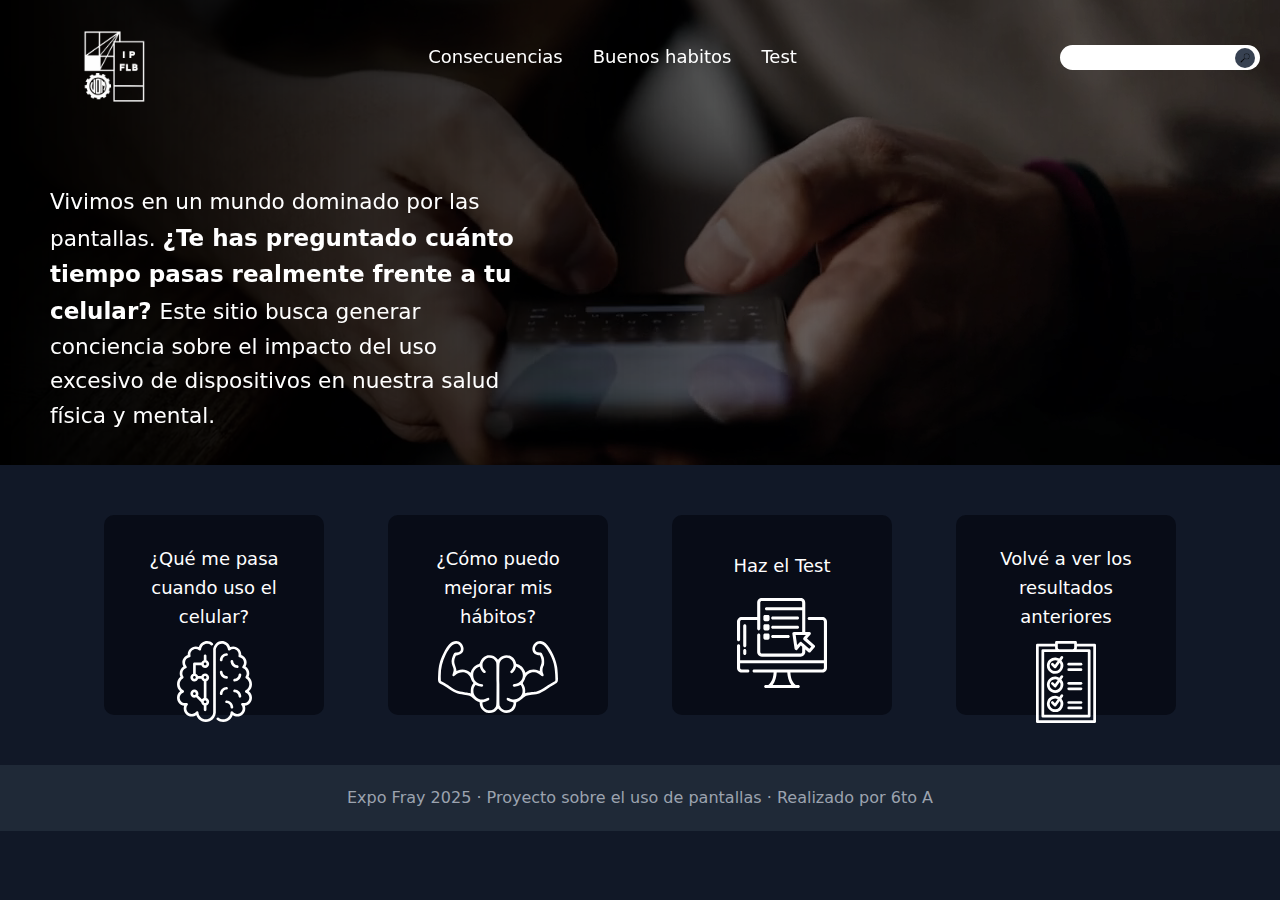
<file: index.html>
<!DOCTYPE html>
<html lang="es">

<head>
  <meta charset="UTF-8" />
  <meta name="viewport" content="width=device-width, initial-scale=1.0" />
  <title>Conectados o Atrapados</title>
  <link rel="stylesheet" href="./styles/index.css" />
</head>

<body>
  <video class="video-fondo" src="./res/video_fondo.mp4" autoplay loop muted></video>
  <header id="header">
    <div class="logo"><img src="./res/logo-index-IPFLB.png" alt="lgfray"></div>
    <ul>
      <li>
        <a href="./consecuencias.html">Consecuencias</a>
      </li>
      <li>
        <a href="./buenos-habitos.html">Buenos habitos</a>
      </li>
      <li>
        <a href="./test.html">Test</a>
      </li>
    </ul>
    <div class="bloque-buscador">
      <div class="buscador">
        <input type="search">
        <button>
          <img src="./res/lupa.png" alt="B">
        </button>
      </div>
    </div>
  </header>
  <section class="intro">
    <section class="texto">
      <p>
        Vivimos en un mundo dominado por las pantallas. <b>¿Te has preguntado cuánto tiempo pasas realmente frente a tu
          celular? </b>Este sitio busca generar conciencia sobre el impacto del uso excesivo de dispositivos en nuestra
        salud física y mental.
      </p>
    </section>
    <section class="bloque-espacio"></section>
  </section>
  <section class="cards">
    <div class="card" id="cons">
      <a href="consecuencias.html">¿Qué me pasa cuando uso el celular?</a>
      <img width="75px" src="./res/1.svg" alt="">
    </div>
    <div class="card" id="bnos">
      <a href="buenos-habitos.html">¿Cómo puedo mejorar mis hábitos?</a>
      <img width="120px" src="./res/2.svg" alt="">
    </div>
    <div class="card" id="tst">
      <a href="test.html">Haz el Test</a>
      <img width="90px" src="./res/3.svg" alt="">
    </div>
    <div class="card" id="resl">
      <a href="resultados.html">Volvé a ver los resultados anteriores</a>
      <img width="60px" src="./res/4.svg" alt="">
    </div>
  </section>
  <footer>
    <p>Expo Fray 2025 · Proyecto sobre el uso de pantallas · Realizado por 6to A</p>
  </footer>
</body>
<script>
  console.log(window.scrollY)

  const header = document.getElementById('header');

  window.addEventListener('scroll', function() {
    if (window.scrollY > 0) {
      header.classList.add('fondo-solido');
    } else {
      header.classList.remove('fondo-solido');
    }
  });
</script>

</html>
</file>
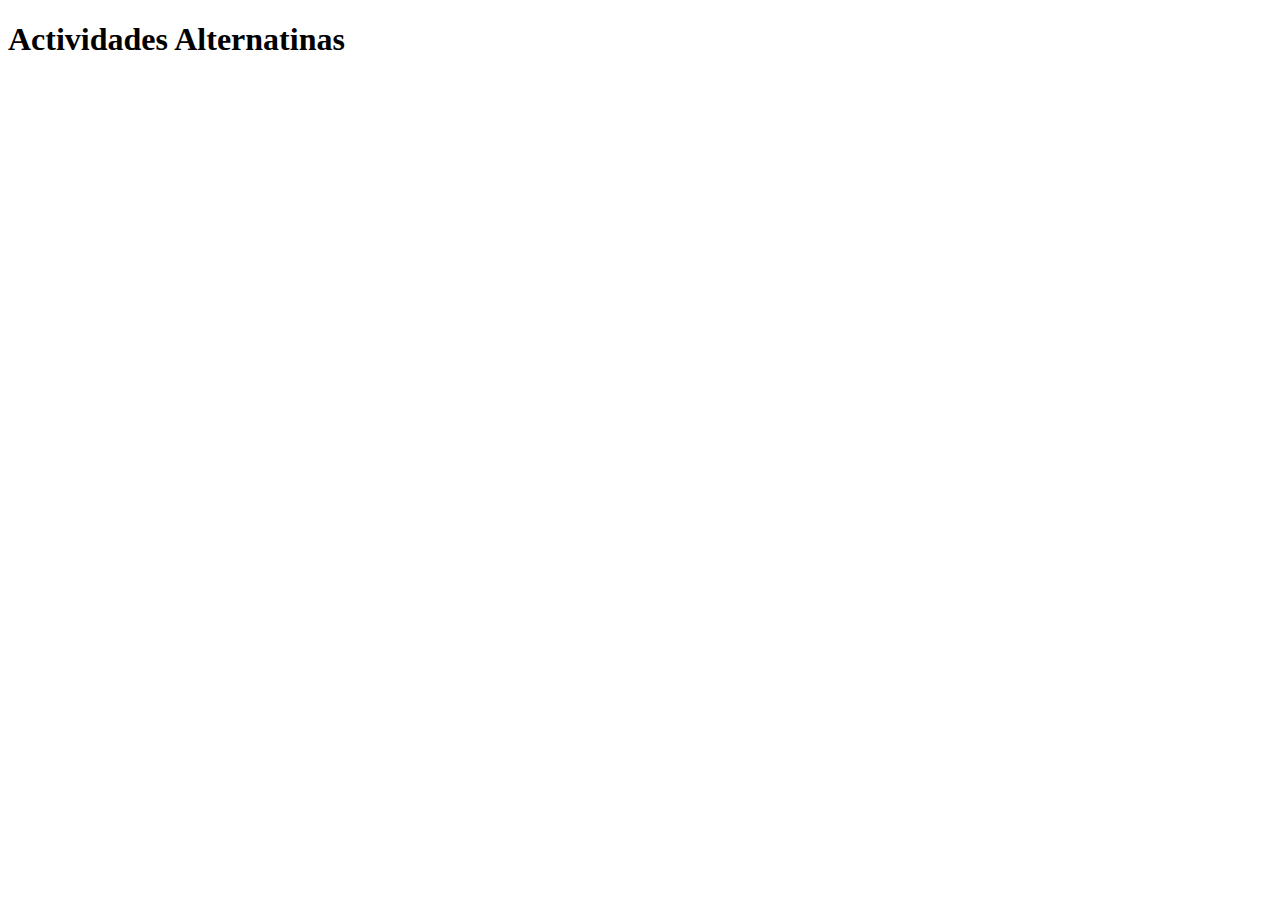
<file: actividades.html>
<!DOCTYPE html>
<html lang="en">
<head>
    <meta charset="UTF-8">
    <meta name="viewport" content="width=device-width, initial-scale=1" />
    <title>Actividades para evitar el celular</title>
</head>
<body>
    <h1>Actividades Alternatinas</h1>

    
</body>
</html>
</file>
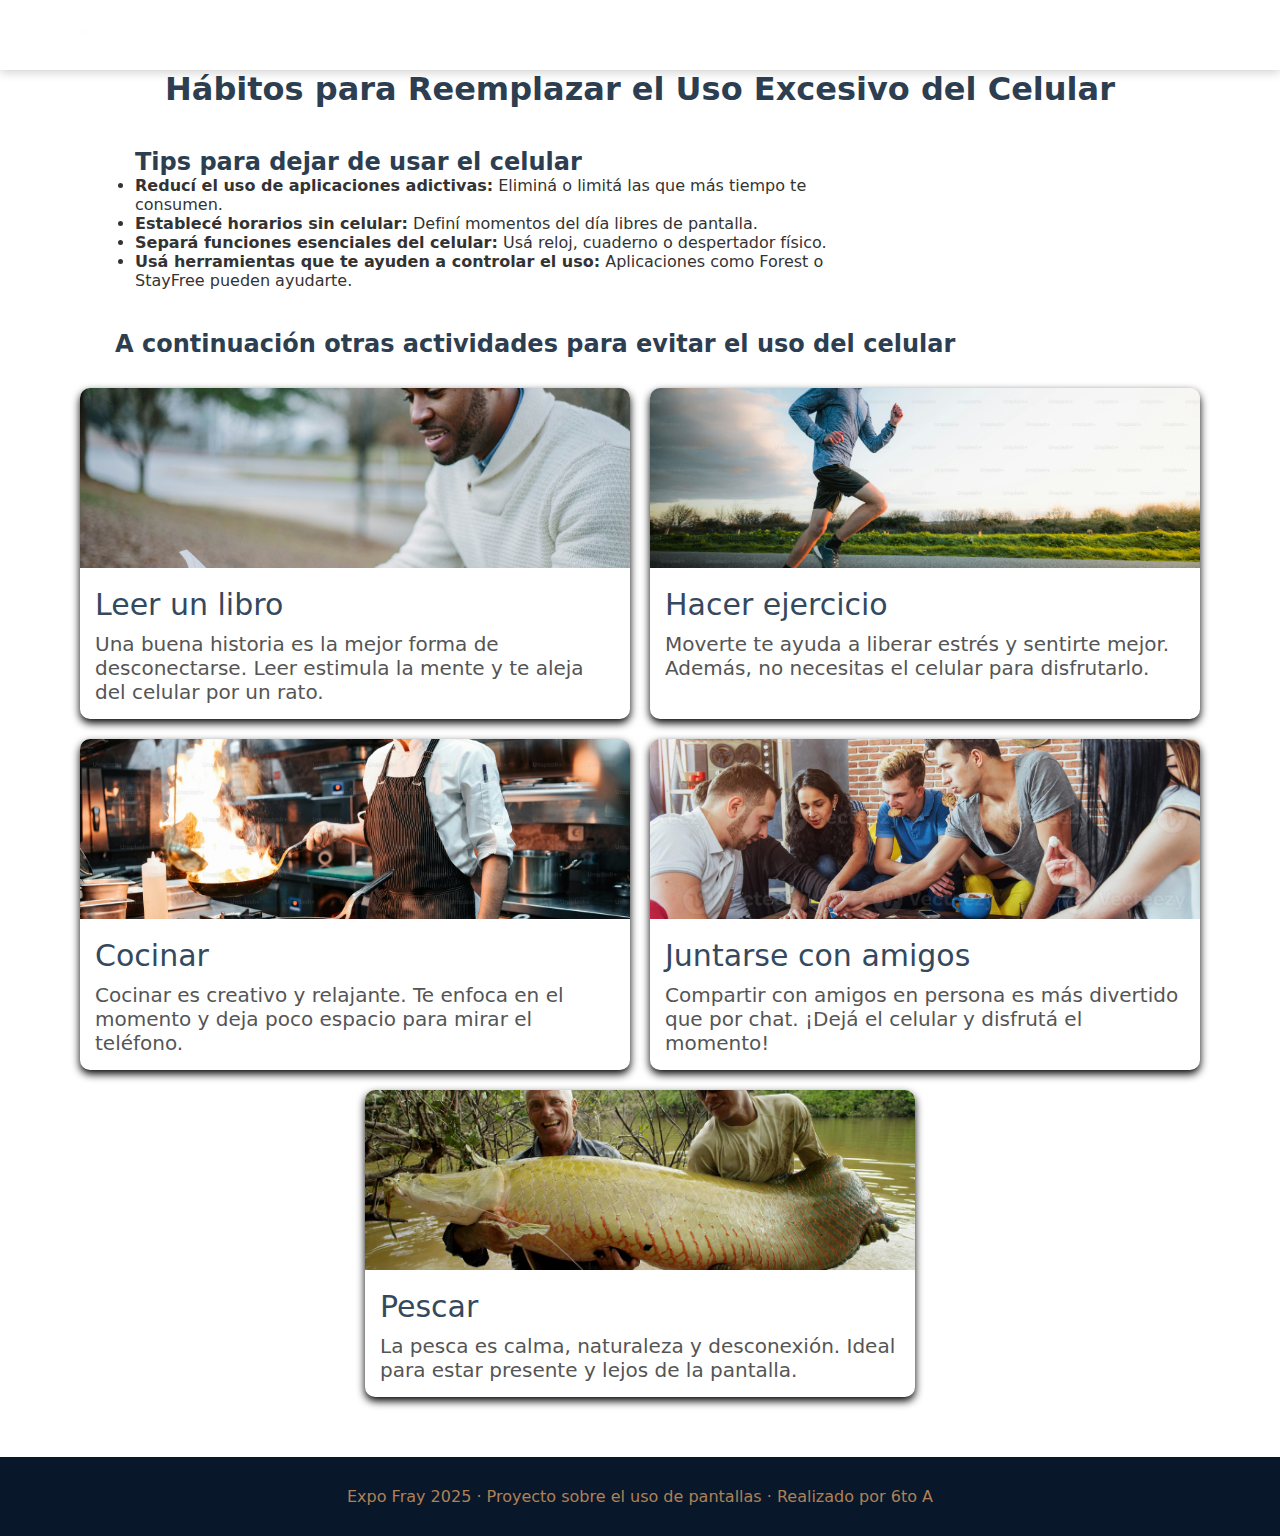
<file: buenos-habitos.html>
<!DOCTYPE html>
<html lang="es">
<head>
  <meta charset="UTF-8" />
  <meta name="viewport" content="width=device-width, initial-scale=1" />
  <title>Reemplaza el Uso Excesivo del Celular</title>
  <link rel="stylesheet" href="./styles/buenos-habitos.css" />
</head>
<body>
    <nav>
        <div class="nav-container">
            <a href="#" class="nav-logo">
                <img src="res/IPFLB.png" alt="Logo Expo Fray" style="height:40px;vertical-align:middle;margin-right:10px;font-weight: 100;">Consecuencias</a>
            <ul class="nav-links">
                <li><a href="./index.html">Inicio</a></li>
                <li><a href="./buenos-habitos.html">Buenos Habitos</a></li>
                <li><a href="./consecuencias.html">Consecuencias</a></li>
                <li><a href="./test.html">Test</a></li>
            </ul>
        </div>
    </nav>

  <h1>Hábitos para Reemplazar el Uso Excesivo del Celular</h1>

  <div class="tips-section">
    <h2>Tips para dejar de usar el celular</h2>
    <ul class="tips-list">
      <li><strong>Reducí el uso de aplicaciones adictivas:</strong> Eliminá o limitá las que más tiempo te consumen.</li>
      <li><strong>Establecé horarios sin celular:</strong> Definí momentos del día libres de pantalla.</li>
      <li><strong>Separá funciones esenciales del celular:</strong> Usá reloj, cuaderno o despertador físico.</li>
      <li><strong>Usá herramientas que te ayuden a controlar el uso:</strong> Aplicaciones como Forest o StayFree pueden ayudarte.</li>
    </ul>
  </div>  

  <h2 id="title-actividades">A continuación otras actividades para evitar el uso del celular</h2>

  <div class="card-container">
    <div class="card">
      <img src="./res/unnegroleyendoquelocura.jpg" alt="Leer un libro">
      <div class="card-content">
        <div class="card-title">Leer un libro</div>
        <div class="card-text">Una buena historia es la mejor forma de desconectarse. Leer estimula la mente y te aleja del celular por un rato.</div>
      </div>
    </div>

    <div class="card">
      <img src="./res/outdoorboys.jpg" alt="Hacer ejercicio">
      <div class="card-content">
        <div class="card-title">Hacer ejercicio</div>
        <div class="card-text">Moverte te ayuda a liberar estrés y sentirte mejor. Además, no necesitas el celular para disfrutarlo.</div>
      </div>
    </div>

    <div class="card">
      <img src="./res/cooking.jpg" alt="Cocinar">
      <div class="card-content">
        <div class="card-title">Cocinar</div>
        <div class="card-text">Cocinar es creativo y relajante. Te enfoca en el momento y deja poco espacio para mirar el teléfono.</div>
      </div>
    </div>

    <div class="card">
      <img src="./res/ftjuego.jpg" alt="Juntarse con amigos">
      <div class="card-content">
        <div class="card-title">Juntarse con amigos</div>
        <div class="card-text">Compartir con amigos en persona es más divertido que por chat. ¡Dejá el celular y disfrutá el momento!</div>
      </div>
    </div>

    <div class="card">
      <img src="./res/pescagod.jpg" alt="Pescar">
      <div class="card-content">
        <div class="card-title">Pescar</div>
        <div class="card-text">La pesca es calma, naturaleza y desconexión. Ideal para estar presente y lejos de la pantalla.</div>
      </div>
    </div>
  </div>

  <footer style="background-color:#09172a;color:#ae8157;text-align:center;padding:30px 0;margin-top:60px; z-index: 100;">
        <p>Expo Fray 2025 · Proyecto sobre el uso de pantallas · Realizado por 6to A</p>
    </footer>
</body>
</html>
</file>
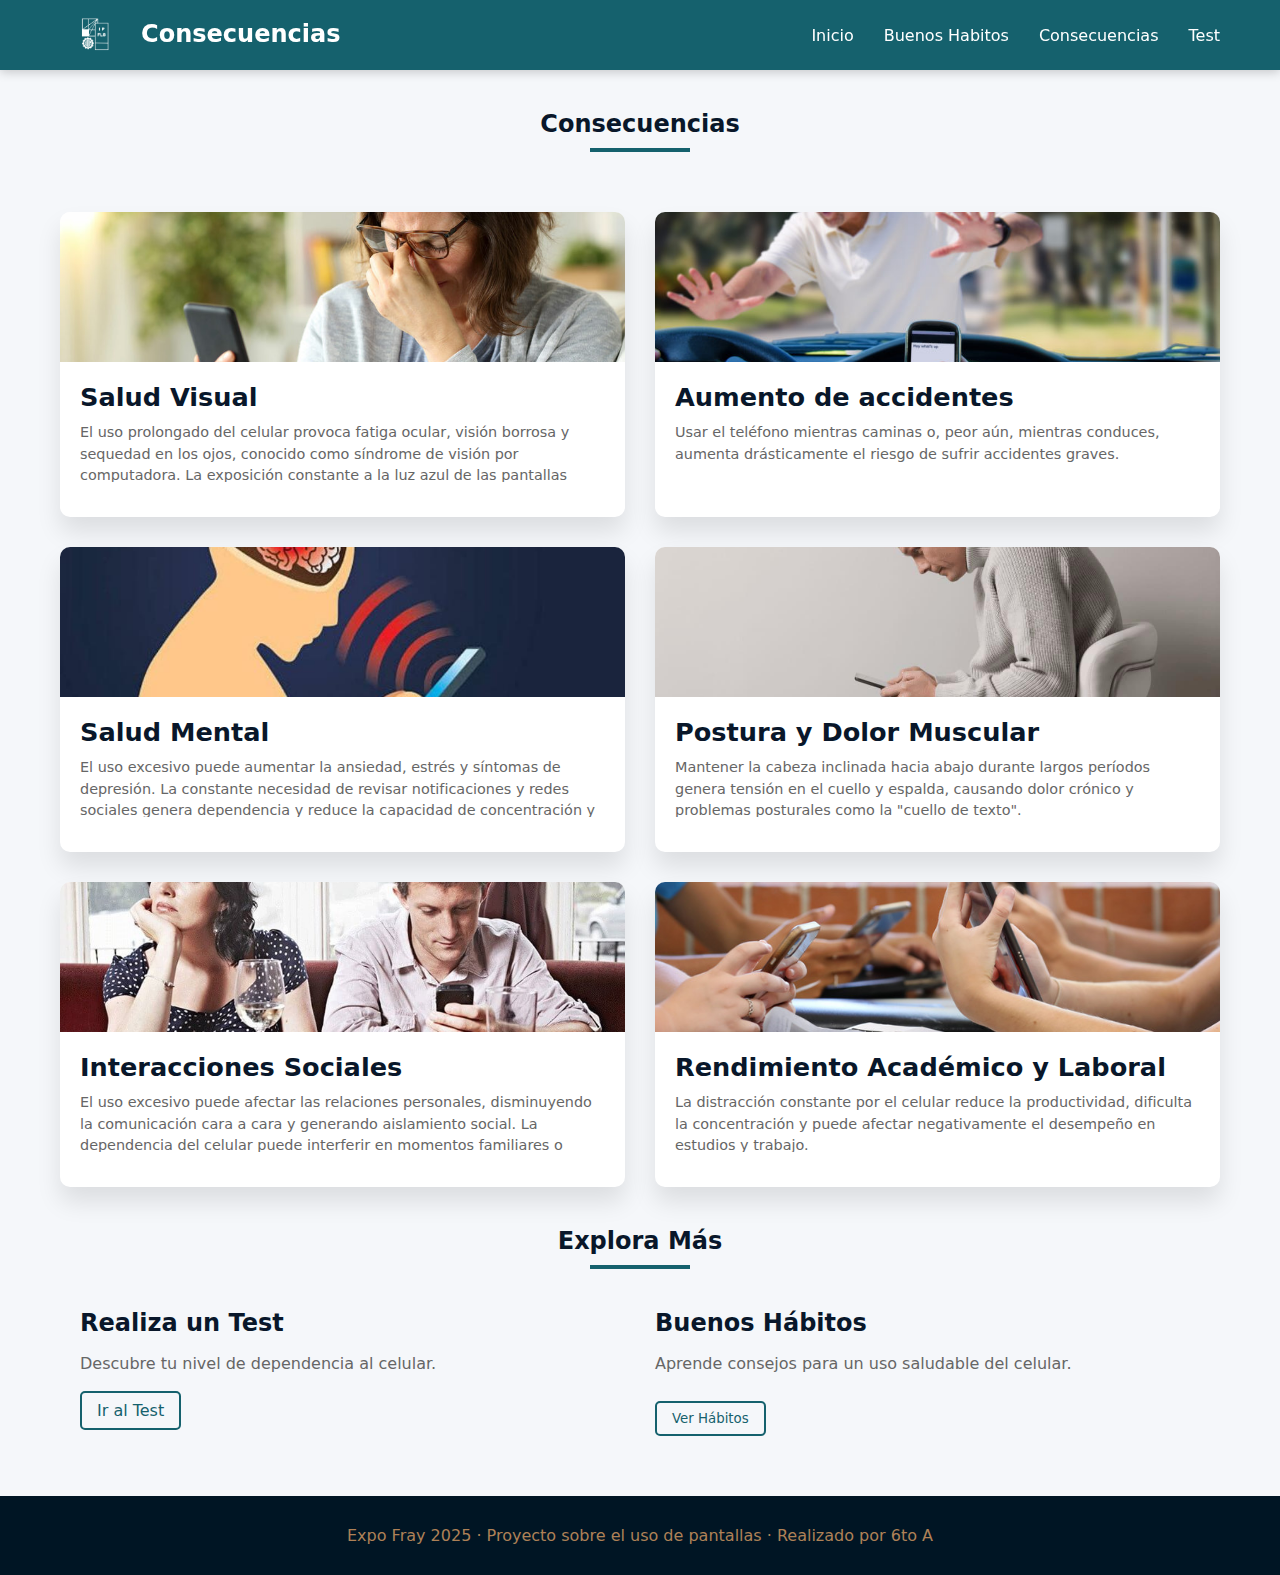
<file: consecuencias.html>
<!DOCTYPE html>
<html lang="es">
<head>
    <meta charset="UTF-8">
    <meta name="viewport" content="width=device-width, initial-scale=1.0">
    <title>Expo Fray 2025</title>
    <link rel="stylesheet" href="css/styles.css">
    <link rel="icon" type="image/png" href="res/IPFLB.png">
</head> 
<body>

    
    <!-- copiar de aca -->
    <nav>
        <div class="nav-container">
            <a href="#" class="nav-logo">
                <img src="res/IPFLB.png" alt="Logo Expo Fray" style="height:40px;vertical-align:middle;margin-right:10px;font-weight: 100;">Consecuencias</a>
            <ul class="nav-links">
                <li><a href="./index.html">Inicio</a></li>
                <li><a href="./buenos-habitos.html">Buenos Habitos</a></li>
                <li><a href="./consecuencias.html">Consecuencias</a></li>
                <li><a href="./test.html">Test</a></li>
            </ul>
        </div>
    </nav>
    <!-- hasta aca -->


    <div class="container" id="inicio">
        <section id="menu">
            <h2 class="section-title">Consecuencias</h2>
            <div class="brrr-grid">
                <div class="brrr-card" data-category="especiales">
                    <div class="brrr-img-container">
                        <img src="res/señora cerrando el ojo.jpg" alt="Salud Visual" class="brrr-img">
                    </div>
                    <div class="brrr-info">
                        <h3 class="brrr-title">Salud Visual</h3>
                        <p class="brrr-desc">El uso prolongado del celular provoca fatiga ocular, visión borrosa y sequedad en los ojos, conocido como síndrome de visión por computadora. La exposición constante a la luz azul de las pantallas puede afectar el ritmo circadiano y la calidad del sueño.</p>
                    </div>
                </div>
                <div class="brrr-card" data-category="especiales">
                    <div class="brrr-img-container">
                        <img src="res/Text-and-Drive-accident-768x508.jpg" alt="Salud Visual" class="brrr-img">
                    </div>
                    <div class="brrr-info">
                        <h3 class="brrr-title">Aumento de accidentes</h3>
                        <p class="brrr-desc"> Usar el teléfono mientras caminas o, peor aún, mientras conduces, aumenta drásticamente el riesgo de sufrir accidentes graves.</p>
                    </div>
                </div>

                <div class="brrr-card" data-category="especiales">
                    <div class="brrr-img-container">
                        <img src="res/Salud mental.jpg" alt="Salud Mental" class="brrr-img">
                    </div>
                    <div class="brrr-info">
                        <h3 class="brrr-title">Salud Mental</h3>
                        <p class="brrr-desc">El uso excesivo puede aumentar la ansiedad, estrés y síntomas de depresión. La constante necesidad de revisar notificaciones y redes sociales genera dependencia y reduce la capacidad de concentración y atención.</p>
                    </div>
                </div>
                <div class="brrr-card" data-category="especiales">
                    <div class="brrr-img-container">
                        <img src="res/Postura.jpg" alt="Postura y Dolor Muscular" class="brrr-img">
                    </div>
                    <div class="brrr-info">
                        <h3 class="brrr-title">Postura y Dolor Muscular</h3>
                        <p class="brrr-desc">Mantener la cabeza inclinada hacia abajo durante largos períodos genera tensión en el cuello y espalda, causando dolor crónico y problemas posturales como la "cuello de texto".</p>
                    </div>
                </div>
                <div class="brrr-card" data-category="especiales">
                    <div class="brrr-img-container">
                        <img src="res/Academico.jpg" alt="Interacciones Sociales" class="brrr-img">
                    </div>
                    <div class="brrr-info">
                        <h3 class="brrr-title">Interacciones Sociales</h3>
                        <p class="brrr-desc">El uso excesivo puede afectar las relaciones personales, disminuyendo la comunicación cara a cara y generando aislamiento social. La dependencia del celular puede interferir en momentos familiares o sociales importantes.</p>
                    </div>
                </div>
                <div class="brrr-card" data-category="especiales">
                    <div class="brrr-img-container">
                        <img src="res/Interracion social.jpg" alt="Rendimiento Académico y Laboral" class="brrr-img">
                    </div>
                    <div class="brrr-info">
                        <h3 class="brrr-title">Rendimiento Académico y Laboral</h3>
                        <p class="brrr-desc">La distracción constante por el celular reduce la productividad, dificulta la concentración y puede afectar negativamente el desempeño en estudios y trabajo.</p>
                    </div>
                </div>
            </div>
        </section>
        
        <section class="container" id="enlaces-utiles">
            <h2 class="section-title">Explora Más</h2>
            <div class="link-cards-grid" style="display:grid;grid-template-columns:repeat(auto-fit,minmax(300px,1fr));gap:30px;">
                <a class="link-card" >
                    <h3>Realiza un Test</h3>
                    <p>Descubre tu nivel de dependencia al celular.</p>
                    <span class="btn btn-outline" onclick="location.href='./test.html'">Ir al Test</span>
                </a>
                <a class="link-card">
                    <h3>Buenos Hábitos</h3>
                    <p>Aprende consejos para un uso saludable del celular.</p>
                    <button class="btn btn-outline" onclick="location.href='buenos-habitos.html'">Ver Hábitos</button>
                </a>
            </div>
        </section>
    </div>
    <footer style="background:var(--azul-oscuro);color:white;text-align:center;padding:30px 0;margin-top:60px;">
        <p>Expo Fray 2025 · Proyecto sobre el uso de pantallas · Realizado por 6to A</p>
    </footer>
</body>
</html>
</file>
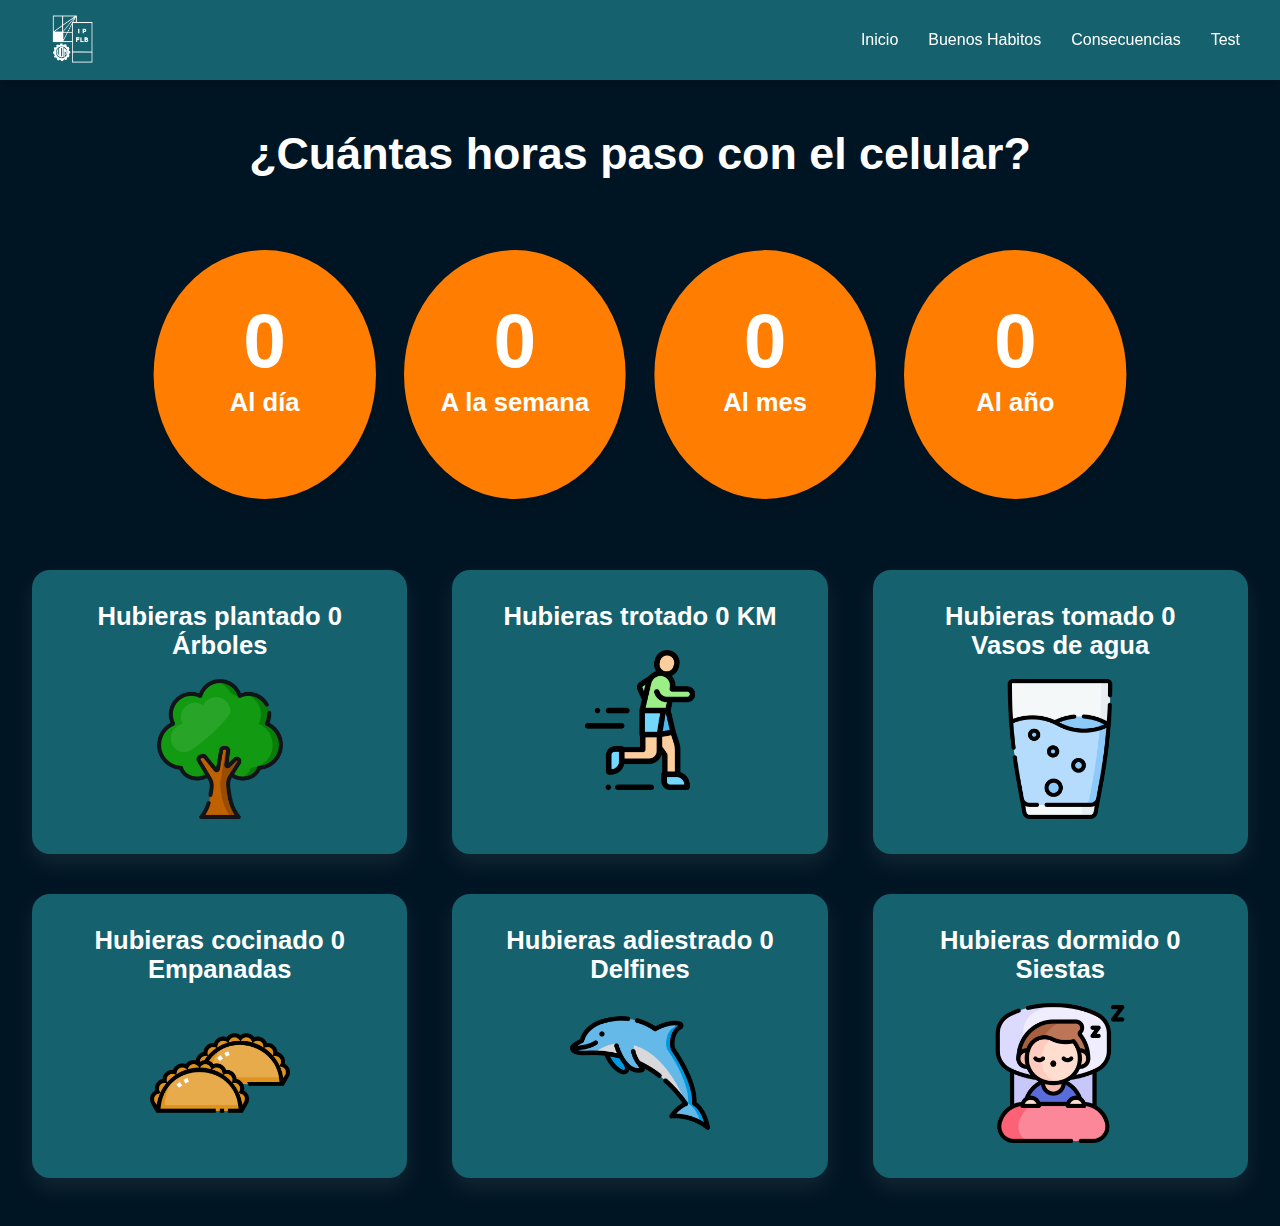
<file: resultados.html>
<!DOCTYPE html>
<html lang="es">
<head>
  <meta charset="utf-8" />
  <meta name="viewport" content="width=device-width, initial-scale=1" />
  <title>Resultados</title>
  <link rel="stylesheet" href="./styles/resultados.css" />
</head>
<body>
  <header>
    <nav>
      <div class="nav-container">
        <a href="#" class="nav-logo">
            <img src="res/IPFLB.png" alt="Logo Expo Fray" style="height:40px;vertical-align:middle;margin-right:10px;"></a>
        <ul class="nav-links">
            <li><a href="./index.html">Inicio</a></li>
            <li><a href="./buenos-habitos.html">Buenos Habitos</a></li>
            <li><a href="./consecuencias.html">Consecuencias</a></li>
            <li><a href="./test.html">Test</a></li>
        </ul>
      </div>
    </nav>
  </header>
  <section class="contenedor-cards">
    <h1 class="titulo"><b>¿Cuántas horas paso con el celular?</b></h1>

    <div class="fila fila-0">
      <div class="cardt"><h1 id="dia">0</h1><p>Al día</p></div>
      <div class="cardt"><h1 id="semana">0</h1><p>A la semana</p></div>
      <div class="cardt"><h1 id="mes">0</h1><p>Al mes</p></div>
      <div class="cardt"><h1 id="año">0</h1><p>Al año</p></div>
    </div>


    <div class="grid-cards">
      <div class="card">
        <h2 id="arbol"></h2>
        <img src="./res/arbol.png" alt="Árbol">
      </div>
      <div class="card">
        <h2 id="trotar"></h2>
        <img src="./res/run.png" alt="Run">
      </div>
      <div class="card">
        <h2 id="agua"></h2>
        <img src="./res/agua.png" alt="Agua">
      </div>
    </div>

    <div class="grid-cards extra">
      <div class="card">
        <h2 id="empanada"></h2>
        <img src="./res/empanada.png" alt="Empanadas">
      </div>
      <div class="card">
        <h2 id="delfin"></h2>
        <img src="./res/delfin.png" alt="Delfin">
      </div>
      <div class="card">
        <h2 id="siesta"></h2>
        <img src="./res/dormir.png" alt="Dormir">
      </div>
    </div>
    
  </section>
  <script src="./resultados.js"></script>
</body>
</html>
</file>
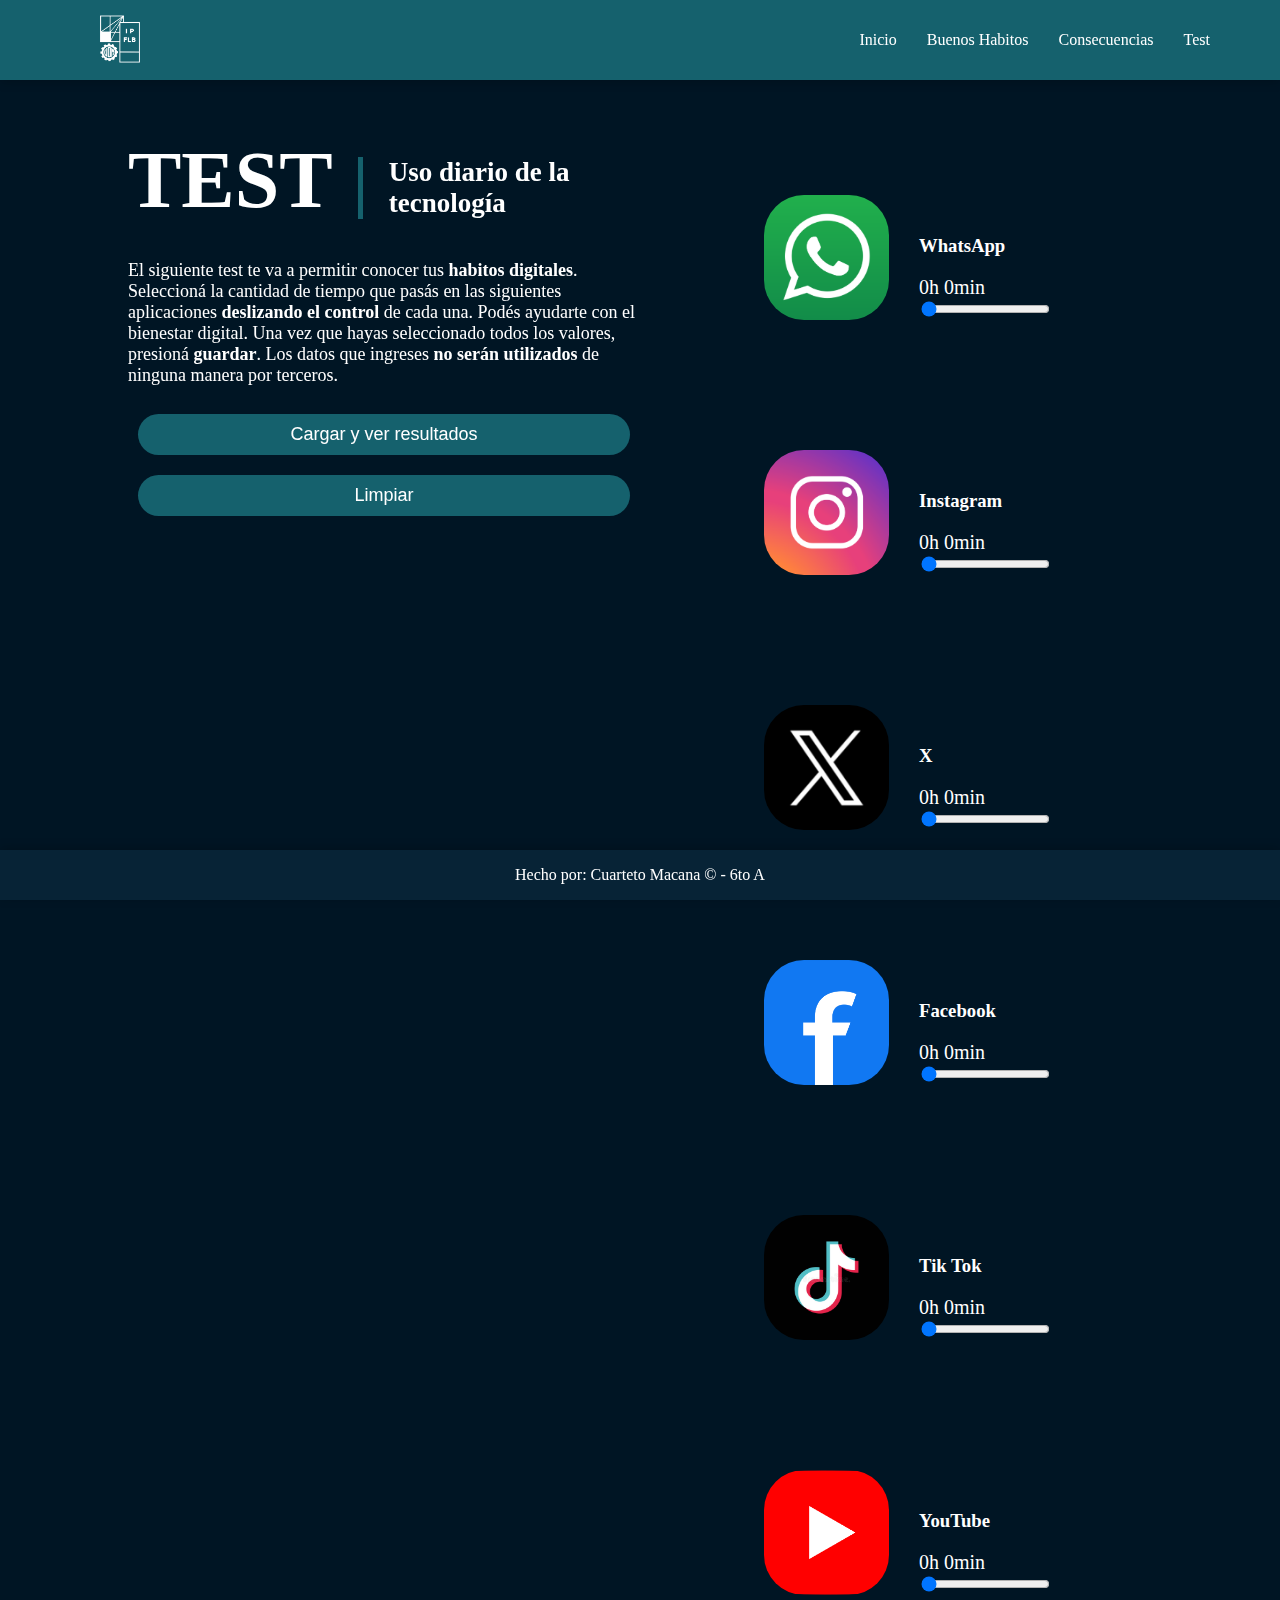
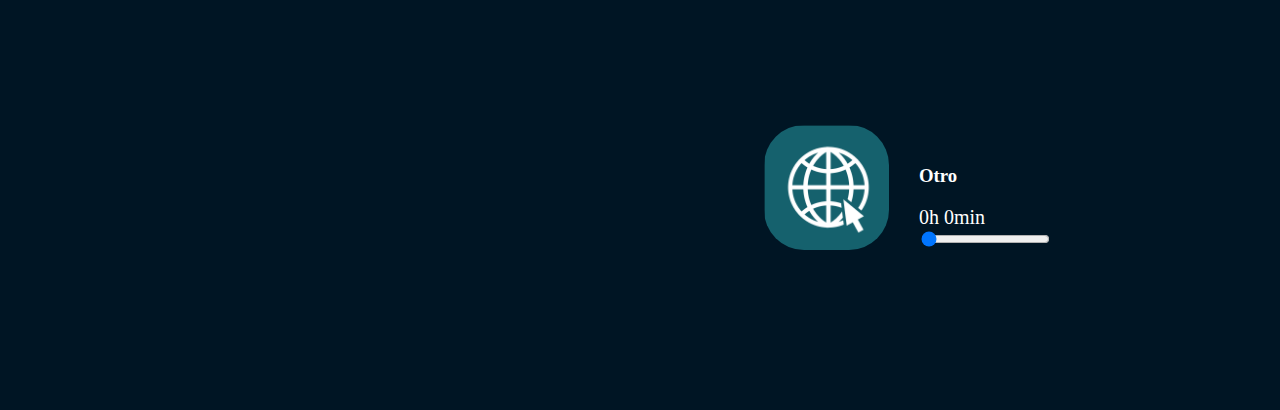
<file: test.html>
<!DOCTYPE html>
    <html lang="es">
    <head>
        <meta charset="UTF-8">
        <meta http-equiv="X-UA-Compatible" content="IE=edge">
        <meta name="viewport" content="width=device-width, initial-scale=1.0">
        <title>Test</title>
        <link rel="stylesheet" href="./styles/test.css">
    </head>
    <body>
        <header>
            <nav>
                <div class="nav-container">
                    <a href="#" class="nav-logo">
                        <img src="res/IPFLB.png" alt="Logo Expo Fray" style="height:40px;vertical-align:middle;margin-right:10px;">        
                    </a>
                    <ul class="nav-links">
                        <li><a href="./index.html">Inicio</a></li>
                        <li><a href="./buenos-habitos.html">Buenos Habitos</a></li>
                        <li><a href="./consecuencias.html">Consecuencias</a></li>
                        <li><a href="./test.html">Test</a></li>
                    </ul>
                </div>
            </nav>
        </header>
        <main>
            <div id="contenedor-body">
                <div id="contenedor-izquierda">
                    <div class="contenedor-titulo">
                        <h1>TEST</h1>
                        <h2>Uso diario de la tecnología</h2>
                    </div>
                    <p>El siguiente test te va a permitir conocer tus <b>habitos digitales</b>. Seleccioná la cantidad de tiempo que pasás en las siguientes aplicaciones <b>deslizando el control</b> de cada una. Podés ayudarte con el bienestar digital. Una vez que hayas seleccionado todos los valores, presioná <b>guardar</b>. Los datos que ingreses <b>no serán utilizados</b> de ninguna manera por terceros.</p>
                    <button id="boton" onclick="guardar()">Cargar y ver resultados</button>
                    <button id="boton" onclick="limpiar()">Limpiar</button>
                </div>
                <div id="contenedor-derecha">
                    <div id="contenedor-test">
                        <div class="card">
                            <div class="logo" id="logo-wp"></div>
                            <div class="contenedor-input">
                                <h3>WhatsApp</h3>
                                <span id="texto-wp" class="testtxt">0h 0min</span>
                                <input type="range" id="wp" min="0" max="360" step="5" oninput="tomarValor()" value="0">
                            </div>
                        </div>
                        <div class="card">
                            <div class="logo" id="logo-ig"></div>
                            <div class="contenedor-input">
                                <h3>Instagram</h3>
                                <span id="texto-ig" class="testtxt">0h 0min</span>
                                <input type="range" id="ig" min="0" max="360" step="5" oninput="tomarValor()" value="0">
                            </div>
                        </div>
                        <div class="card">
                            <div class="logo" id="logo-x"></div>
                            <div class="contenedor-input">
                                <h3>X</h3>
                                <span id="texto-x" class="testtxt">0h 0min</span>
                                <input type="range" id="x" min="0" max="360" step="5" oninput="tomarValor()" value="0">
                            </div>
                        </div>
                        <div class="card">
                            <div class="logo" id="logo-fb"></div>
                            <div class="contenedor-input">
                                <h3>Facebook</h3>
                                <span id="texto-fb" class="testtxt">0h 0min</span>
                                <input type="range" id="fb" min="0" max="360" step="5" oninput="tomarValor()" value="0">
                            </div>
                        </div>
                        <div class="card">
                            <div class="logo" id="logo-tt"></div>
                            <div class="contenedor-input">
                                <h3>Tik Tok</h3>
                                <span id="texto-tt" class="testtxt">0h 0min</span>
                                <input type="range" id="tt" min="0" max="360" step="5" oninput="tomarValor()" value="0">
                            </div>
                        </div>
                        <div class="card">
                            <div class="logo" id="logo-yt"></div>
                            <div class="contenedor-input">
                                <h3>YouTube</h3>
                                <span id="texto-yt" class="testtxt">0h 0min</span>
                                <input type="range" id="yt" min="0" max="360" step="5" oninput="tomarValor()" value="0">
                            </div>
                        </div>
                        <div class="card">
                            <div class="logo" id="logo-otro"></div>
                            <div class="contenedor-input">
                                <h3>Otro</h3>
                                <span id="texto-otro" class="testtxt">0h 0min</span>
                                <input type="range" id="otro" min="0" max="360" step="5" oninput="tomarValor()" value="0">
                            </div>
                        </div>
                    </div>
                </div>
            </div>
        </main>
        <footer>
            <div id="footer-contenedor">
                <span>Hecho por: Cuarteto Macana © - 6to A</span>
            </div>
        </footer>
        <script src="./script.js"></script>   
    </body>
    </html>
</file>
<file: styles/index.css>
* {
  margin: 0;
  padding: 0;
  box-sizing: border-box;
}


body {
  font-family: system-ui, -apple-system, BlinkMacSystemFont, 'Segoe UI', Roboto, Oxygen, Ubuntu, Cantarell, 'Open Sans', 'Helvetica Neue', sans-serif;
  background-color: #111827;
  color: #020202;
  line-height: 1.6;
}

header {
  padding: 20px;
  text-align: center;
}

header h1 {
  font-size: 2.5em;
  color: #60a5fa;
}
.video-fondo{
  filter: saturate(0.6);
  position:absolute;
  top:-20px;
  left: 0px;
  width: 100%;
  height: auto;
  z-index: -1;
}


header {
  height: 115px;
  width: 100%;
  background-image: linear-gradient(
    to right, rgb(0, 0, 0, 1),rgb(0, 0, 0, 0.5)75%, rgb(0, 0, 0, 0.25) 100%);
  padding: 20px;
  text-align: center;
  box-shadow: 0 1px px black;
  display: flex;
  justify-content: space-between;

  position: fixed;
  top: 0;
  z-index: 100;
  transition: 0.3s;
}

.fondo-solido {
  background-color: #1f2937;
} 

.logo {
  padding-left: 45px;
}

.logo  img {
  width: 100px;
  height: auto;
  text-align: left;
  transform: scale(1.6);
  position: sticky;
  margin-top: 20px;
}
header ul{
  list-style-type: none;
  display: flex;
  align-items: center;
  gap: 30px;
  font-size: 18px;
  font-weight: 400;
}

header ul>li>a{
  font-size: 1.0em;
  color: #ffffff;
  text-decoration: none;
  transition: 0.5s;
}

header ul>li {
  transition: 0.5s;

}

header ul>li:hover {
  transform: scale(1.2);
}
header ul>li>a:hover{
  color: #a1cbff;
}

.bloque-buscador{
  display: flex;
  align-items: center;
}

.buscador{
  width: 200px;
  background-color: white;
  border-radius: 20px;
  display: flex;
  justify-content: space-between;
  align-items: center;
}

.buscador input{
  all:unset;
  width: 170px;
  text-align: start;
  text-indent: 17px;
}

.buscador button{
  all: unset;
  background-color: #374151;
  width: 20px;
  height: 20px;
  border-radius: 50%;
  margin-right: 5px;

  display: flex;
  justify-content: center;
  align-items: center;
  
  transition: 0.3s;
}

.buscador button:hover{
  background-color: #9ca3af;
  transform: scale(1.15);
  cursor: pointer;
}

.buscador button img {
  width: 10px;
  height: auto;
}



.intro {
  position: absolute;
  top: 115px;
  width: 100%;
  height: 350px;
  padding:  70px 50px;
  background-image: linear-gradient(
    to right, rgb(0, 0, 0, 1),rgb(0, 0, 0, 0.5)75%, rgb(0, 0, 0, 0.25) 100%);
  background-repeat: no-repeat;
  background-position: right;
  background-size: cover;
}

.intro .texto{
  width: 40%;
  color: white;
  font-size: 18px;
}

.intro .texto b{
  font-size: 23px;
}


.intro p {
  font-size: 1.2em;
  color: #ffffff;
}

.media {
  display: flex;
  justify-content: center;
  margin-top: 30px;
}

.media img,
.media video {
  max-width: 90%;
  border-radius: 10px;
  box-shadow: 0 4px 10px rgba(0, 0, 0, 0.5);
}

.cards {
  position: absolute;
  top: 465px;
  width: 100%;
  height: 300px;

  display: flex;
  flex-wrap: wrap;
  justify-content: space-evenly;
  align-items: center;
  padding: 0 80px;
  gap: 40px;
  background-color: #111827;
}



.card {
  border: none;
  background-color: #080c17;

  border-radius: 10px;
  padding: 20px;
  width: 220px;
  height: 200px;
  text-align: center;
  transition: 1s;
  cursor: pointer;

  display: flex;
  flex-direction: column;
  gap: 10px;
  align-items: center;
  justify-content: space-evenly;
}

.card:hover {
  background-color: #374151;
  transform: scale(1.3);
}

.card a {
  text-decoration: none;
  color: #fff;
  font-size: 18px;
  display: block;
  margin-top: 10px;
}



footer {
  width: 100%;
  position: absolute;
  top: 765px;
  text-align: center;
  padding: 20px;
  background-color: #1f2937;
  color: #9ca3af;
  /* margin-top: 50px; */
}
</file>
<file: styles/buenos-habitos.css>
<<<<<<< HEAD
:root {
            --uwu: #15616d;
            --uwu-oscuro: #001524;
            --owo: #f5f7fa;
            --owo-oscuro: #d1d9e6;
            --colorkkdelprofe: #ae8157;
            --ewe: #457b9d;
            --ewe-oscuro: #09172a;
        }

.logo {
    font-size: 3rem;
    font-weight: bold;
    margin-bottom: 20px;
    color: var(--uwu);
    text-shadow: 2px 2px 4px rgba(0,0,0,0.5);
}
        
=======
>>>>>>> b43972285ab7bb60b34fb70c6a6b4e62340889fe
body {
  font-family: 'System-ui', System-ui;
  background-color: #f0f4f8;
  margin: 0;
<<<<<<< HEAD
=======
  padding: 90px;
>>>>>>> b43972285ab7bb60b34fb70c6a6b4e62340889fe
}

h1 {
  text-align: center;
  color: #2c3e50;
}

.card-container {
  display: flex;
  flex-wrap: wrap;
  justify-content: center;
  gap: 20px;
  margin-top: 30px;
}

.card {
  background-color: white;
  border-radius: 10px;
  box-shadow: 0 4px 8px black;
  width: 550px;
  transition: transform 0.2s ease;
}

.card:hover {
  transform: scale(1.03);
}

.card img {
  width: 100%;
  border-top-left-radius: 10px;
  border-top-right-radius: 10px;
  height: 180px;
  object-fit: cover;
}

.card-content {
  padding: 15px;
}

.card-title {
  font-size: 30px;
  margin-bottom: 10px;
  color: #34495e;
}

.card-text {
  font-size: 20px;
  color: #555;
}
<<<<<<< HEAD
nav {
    background-color: var(--uwu);
    padding: 15px 0;
    position: sticky;
    top: 0;
    z-index: 100;
    box-shadow: 0 2px 10px rgba(0,0,0,0.2);
}

.nav-container {
    max-width: 1200px;
    margin: 0 auto;
    display: flex;
    justify-content: space-between;
    align-items: center;
    padding: 0 20px;
}

.nav-logo {
    color: white;
    font-weight: bold;
    font-size: 1.5rem;
}

.nav-links {
    display: flex;
    list-style: none;
}

.nav-links li {
    margin-left: 30px;
}

.nav-links a {
    color: #fff;
    text-decoration: none;
    font-weight: 500;
    position: relative;
    padding: 5px 0;
    transition: color 0.3s;
}

.nav-container a {
    text-decoration: none;
}
.nav-links a::after {
    content: "";
    position: absolute;
    left: 0;
    bottom: 0;
    width: 0;
    height: 2px;
    background-color: #fff;
    transition: width 0.3s ease;
}

.nav-links a:hover::after {
    width: 100%;
}

.nav-links a:hover {
    color: var(--owo-oscuro);
}

.tips-section {
    max-width: 800px;
    margin: 40px 115px;
    padding: 0 20px;
}

h2{
    color: #2c3e50;
}

#title-actividades {
    margin: 40px 0 0 115px;
}
=======
>>>>>>> b43972285ab7bb60b34fb70c6a6b4e62340889fe
/* copiar y pegar de aca */
:root {
            --azul: #15616d;
            --azul-oscuro: #001524;
            --juana: #f5f7fa;
            --juana-oscuro: #d1d9e6;
            --colorkkdelprofe: #ae8157;
            --ezequiel: #457b9d;
            --ezequiel-oscuro: #09172a;
        }
        
* {
    margin: 0;
    padding: 0;
    box-sizing: border-box;
    color: var(--colorkkdelprofe);
    font-family: 'system-ui', sans-serif;
}

body {
    background-color: var(--juana);
    color: #333;
}

.logo {
    font-size: 3rem;
    font-weight: bold;
    margin-bottom: 20px;
    color: var(--azul);
    text-shadow: 2px 2px 4px rgba(0,0,0,0.5);
}

nav {
    background-color: var(--azul);
    padding: 15px 0;
    position: sticky;
    top: 0;
    z-index: 100;
    box-shadow: 0 2px 10px rgba(0,0,0,0.2);
}

.nav-container {
    max-width: 1200px;
    margin: 0 auto;
    display: flex;
    justify-content: space-between;
    align-items: center;
    padding: 0 20px;
}

.nav-logo {
    color: white;
    font-weight: bold;
    font-size: 1.5rem;
}

.nav-links {
    display: flex;
    list-style: none;
}

.nav-links li {
    margin-left: 30px;
}

.nav-links a {
    color: #fff;
    text-decoration: none;
    font-weight: 500;
    position: relative;
    padding: 5px 0;
    transition: color 0.3s;
}

.nav-container a {
    text-decoration: none;
}
.nav-links a::after {
    content: "";
    position: absolute;
    left: 0;
    bottom: 0;
    width: 0;
    height: 2px;
    background-color: #fff;
    transition: width 0.3s ease;
}

.nav-links a:hover::after {
    width: 100%;
}

.nav-links a:hover {
    color: var(--juana-oscuro);
}
/* Hasta aca */




.container {
    max-width: 1200px;
    margin: 40px auto;
    padding: 0 20px;
}

.section-title {
    text-align: center;
    margin-bottom: 40px;
    color: var(--ezequiel-oscuro);
    position: relative;
}

.section-title::after {
    content: '';
    display: block;
    width: 100px;
    height: 4px;
    background-color: var(--azul);
    margin: 10px auto;
}

/* brrr grid */
.brrr-grid {
    display: grid;
    grid-template-columns: repeat(auto-fill, minmax(560px, 1fr));
    gap: 30px;
    margin-top: 60px;
}

.brrr-card {
    background-color: white;
    border-radius: 10px;
    overflow: hidden;
    box-shadow: 0 15px 25px rgba(0,0,0,0.1);
    transition: transform 0.3s, box-shadow 0.3s;
    position: relative;
}

.brrr-card:hover {
    transform: translateY(-10px);
    box-shadow: 0 15px 30px rgba(0,0,0,0.2);
}

.brrr-badge {
    position: absolute;
    top: 10px;
    right: 10px;
    background-color: var(--azul);
    color: white;
    padding: 5px 10px;
    border-radius: 20px;
    font-size: 0.8rem;
    font-weight: bold;
    z-index: 2;
}

.brrr-img-container {
    height: 150px;
    overflow: hidden;
    position: relative;
}

.brrr-img {
    width: 100%;
    height: 100%;
    object-fit: cover;
    transition: transform 0.5s;
}

.brrr-card:hover .brrr-img {
    transform: scale(1.1);
}

.brrr-info {
    padding: 20px;
}

.brrr-title {
    font-size: 1.6rem;
    margin-bottom: 10px;
    color: var(--ezequiel-oscuro);
}

.brrr-desc {
    color: #666;
    font-size: 0.9rem;
    margin-bottom: 15px;
    line-height: 1.5;
    height: 60px;
    overflow: hidden;
}

.brrr-footer {
    display: flex;
    justify-content: space-between;
    align-items: center;
    margin-top: 15px;
}

.btn {
    background-color: var(--azul);
    color: white;
    border: none;
    padding: 8px 15px;
    border-radius: 5px;
    cursor: pointer;
    transition: background-color 0.3s;
    font-weight: 500;
}

.btn:hover {
    background-color: var(--azul-oscuro);
}

.btn-outline {
    background-color: transparent;
    border: 2px solid var(--azul);
    color: var(--azul);
}

.btn-outline:hover {
    background-color: var(--azul);
    color: white;
}

/* Footer */
footer {
    background-color: var(--ezequiel-oscuro);
    color: white;
    padding: 50px 0 20px;
    margin-top: 50px;
}
        

.link-card h3 {
    font-size: 1.5rem;
    margin-bottom: 15px;
    
    color: var(--ezequiel-oscuro);
}
.link-card p {
    font-size: 1rem;
    color: #666;
    margin-bottom: 25px;
    line-height: 1.5;
}
.link-card .btn {
    margin-top: auto;
    width: fit-content;
}
/* Ajustes responsivos para las cards de enlace */
@media (max-width: 600px) {
    .link-cards-grid {
        grid-template-columns: 1fr; /* Una columna en pantallas pequeñas */
    }
}
</file>
<file: css/styles.css>
/* copiar y pegar de aca */
:root {
            --azul: #15616d;
            --azul-oscuro: #001524;
            --juana: #f5f7fa;
            --juana-oscuro: #d1d9e6;
            --colorkkdelprofe: #ae8157;
            --ezequiel: #457b9d;
            --ezequiel-oscuro: #09172a;
        }
        
* {
    margin: 0;
    padding: 0;
    box-sizing: border-box;
    color: var(--colorkkdelprofe);
    font-family: 'system-ui', sans-serif;
}

body {
    background-color: var(--juana);
    color: #333;
}

.logo {
    font-size: 3rem;
    font-weight: bold;
    margin-bottom: 20px;
    color: var(--azul);
    text-shadow: 2px 2px 4px rgba(0,0,0,0.5);
}

nav {
    background-color: var(--azul);
    padding: 15px 0;
    position: sticky;
    top: 0;
    z-index: 100;
    box-shadow: 0 2px 10px rgba(0,0,0,0.2);
}

.nav-container {
    max-width: 1200px;
    margin: 0 auto;
    display: flex;
    justify-content: space-between;
    align-items: center;
    padding: 0 20px;
}

.nav-logo {
    color: white;
    font-weight: bold;
    font-size: 1.5rem;
}

.nav-links {
    display: flex;
    list-style: none;
}

.nav-links li {
    margin-left: 30px;
}

.nav-links a {
    color: #fff;
    text-decoration: none;
    font-weight: 500;
    position: relative;
    padding: 5px 0;
    transition: color 0.3s;
}

.nav-container a {
    text-decoration: none;
}
.nav-links a::after {
    content: "";
    position: absolute;
    left: 0;
    bottom: 0;
    width: 0;
    height: 2px;
    background-color: #fff;
    transition: width 0.3s ease;
}

.nav-links a:hover::after {
    width: 100%;
}

.nav-links a:hover {
    color: var(--juana-oscuro);
}
/* Hasta aca */




.container {
    max-width: 1200px;
    margin: 40px auto;
    padding: 0 20px;
}

.section-title {
    text-align: center;
    margin-bottom: 40px;
    color: var(--ezequiel-oscuro);
    position: relative;
}

.section-title::after {
    content: '';
    display: block;
    width: 100px;
    height: 4px;
    background-color: var(--azul);
    margin: 10px auto;
}

/* brrr grid */
.brrr-grid {
    display: grid;
    grid-template-columns: repeat(auto-fill, minmax(560px, 1fr));
    gap: 30px;
    margin-top: 60px;
}

.brrr-card {
    background-color: white;
    border-radius: 10px;
    overflow: hidden;
    box-shadow: 0 15px 25px rgba(0,0,0,0.1);
    transition: transform 0.3s, box-shadow 0.3s;
    position: relative;
}

.brrr-card:hover {
    transform: translateY(-10px);
    box-shadow: 0 15px 30px rgba(0,0,0,0.2);
}

.brrr-badge {
    position: absolute;
    top: 10px;
    right: 10px;
    background-color: var(--azul);
    color: white;
    padding: 5px 10px;
    border-radius: 20px;
    font-size: 0.8rem;
    font-weight: bold;
    z-index: 2;
}

.brrr-img-container {
    height: 150px;
    overflow: hidden;
    position: relative;
}

.brrr-img {
    width: 100%;
    height: 100%;
    object-fit: cover;
    transition: transform 0.5s;
}

.brrr-card:hover .brrr-img {
    transform: scale(1.1);
}

.brrr-info {
    padding: 20px;
}

.brrr-title {
    font-size: 1.6rem;
    margin-bottom: 10px;
    color: var(--ezequiel-oscuro);
}

.brrr-desc {
    color: #666;
    font-size: 0.9rem;
    margin-bottom: 15px;
    line-height: 1.5;
    height: 60px;
    overflow: hidden;
}

.brrr-footer {
    display: flex;
    justify-content: space-between;
    align-items: center;
    margin-top: 15px;
}

.btn {
    background-color: var(--azul);
    color: white;
    border: none;
    padding: 8px 15px;
    border-radius: 5px;
    cursor: pointer;
    transition: background-color 0.3s;
    font-weight: 500;
}

.btn:hover {
    background-color: var(--azul-oscuro);
}

.btn-outline {
    background-color: transparent;
    border: 2px solid var(--azul);
    color: var(--azul);
}

.btn-outline:hover {
    background-color: var(--azul);
    color: white;
}

/* Footer */
footer {
    background-color: var(--ezequiel-oscuro);
    color: white;
    padding: 50px 0 20px;
    margin-top: 50px;
}
        

.link-card h3 {
    font-size: 1.5rem;
    margin-bottom: 15px;
    
    color: var(--ezequiel-oscuro);
}
.link-card p {
    font-size: 1rem;
    color: #666;
    margin-bottom: 25px;
    line-height: 1.5;
}
.link-card .btn {
    margin-top: auto;
    width: fit-content;
}
/* Ajustes responsivos para las cards de enlace */
@media (max-width: 600px) {
    .link-cards-grid {
        grid-template-columns: 1fr; /* Una columna en pantallas pequeñas */
    }
}
</file>
<file: styles/resultados.css>
:root{
    --p-color: #001524;
    --s-color: #15616d;
    --t-color: #ffecd1;
    --q-color: #ff7d00;
}

html, body {
    min-height: 100vh;
    font-family: 'Segoe UI', sans-serif;
    color: var(--p-color);
    background-color:var(--p-color);
    /* -webkit-font-smoothing: antialiased;
    -moz-osx-font-smoothing: grayscale; */
}

body {
    margin: 0;
    padding: 0;
}

/* contenedor central (anchura controlada para que el layout se vea "bonito") */
.contenedor-cards {
    max-width: 1400px;
    margin: 0 auto;
    padding: 3rem 2rem;
    display: flex;
    flex-direction: column;
    gap: 2.5rem;
}

/* título */
.titulo {
    font-size: 2.8rem;
    text-align: center;
    margin: 0;
    color: #fff;
}
nav {
    background-color: var(--s-color);
    padding: 15px 0;
    position: sticky;
    top: 0;
    z-index: 100;
    box-shadow: 0 2px 10px rgba(0,0,0,0.2);
}

.nav-container {
    max-width: 1200px;
    margin: 0 auto;
    display: flex;
    justify-content: space-between;
    align-items: center;
    padding: 0 20px;
}

.nav-logo {
    color: white;
    font-weight: bold;
    font-size: 1.5rem;
    transform: scale(1.5);
}

.nav-links {
    display: flex;
    list-style: none;
}

.nav-links li {
    margin-left: 30px;
}

.nav-links a {
    color: #fff;
    text-decoration: none;
    font-weight: 500;
    position: relative;
    padding: 5px 0;
    transition: color 0.3s;
}

.nav-container a {
    text-decoration: none;
}
.nav-links a::after {
    content: "";
    position: absolute;
    left: 0;
    bottom: 0;
    width: 0;
    height: 2px;
    background-color: #fff;
    transition: width 0.3s ease;
}

.nav-links a:hover::after {
    width: 100%;
}

.nav-links a:hover {
    color: var(--juana-oscuro);
}

/* ---------- Fila superior (4 cards iguales en la MISMA fila) ---------- */
.fila-0 {
    display: grid;
    grid-template-columns: repeat(4, minmax(180px, 1fr)); /* 4 columnas iguales */
    gap: 2.2rem; /* separación visible entre las 4 */
    width: 100%;
    align-items: stretch;

    transform: scale(0.8);
}


.cardt {
    background-color: var(--q-color);
    color: #fff;
    border-radius: 50%;
    box-shadow: 0 10px 22px rgba(0,0,0,0.12);
    padding: 1.6rem;
    height: 260px;
    display: flex;
    flex-direction: column;
    justify-content: center;
    align-items: center;
    text-align: center;
    transition: 
        transform 0.3s ease,
        box-shadow 0.3s ease,
        background-color 0.3s ease; 
}


.cardt h1 {
    font-size: 600%;   
    margin: 0;
    line-height: 0.9;
}

.cardt p {
    margin-top: 1rem;
    font-size: 2rem;
    font-weight: 600;
    
}

/* ---------- Grid de cards normales: 3 por fila ---------- */
.grid-cards {
    display: grid;
    grid-template-columns: repeat(3, minmax(220px, 1fr)); /* 3 columnas por fila */
    gap: 2.8rem; /* separación más grande entre las 3 */
    width: 100%;
    align-items: start;
    transition: 
        transform 0.3s ease, 
        box-shadow 0.3s ease, 
        background-color 0.3s ease; 
}

/* estilo de cada card normal (más grande y con espacio) */
.card {
    background-color: var(--s-color);
    color: #fff;
    border-radius: 18px;
    box-shadow: 0 10px 20px rgba(98, 119, 118, 0.18);
    padding: 2rem;
    text-align: center;
    transition: 0.5s ease;
    min-height: 220px;
    display: flex;
    flex-direction: column;
    justify-content: flex-start;
    align-items: center;
}

.card h2 {
    font-size: 1.6rem;
    margin: 0;
    font-weight:bolder;
}

.card img {
    margin-top: 1.2rem;
    width: 140px;
    height: auto;
}

/* hover */
.card:hover {
  transform: translateY(-6px);
  box-shadow: 0 18px 30px rgba(0, 0, 0, 0.53);
  background-color: #044954; 
}
.cardt:hover {
    transform: translateY(-6px);
    box-shadow: 0 18px 30px rgba(0,0,0,0.16);
    background-color: #ba5a00; /* ← azul más oscuro */
}
/* Pequeñas mejoras para pantallas muy pequeñas:
    Si el ancho es demasiado pequeño, el grid se mantendrá pero las columnas podrán reducirse un poco.
    (Si prefieres absolutamente SIN wrapping en móvil, puedo quitar este media-query.) */
@media (max-width: 920px) {
    .fila-0 { grid-template-columns: repeat(4, minmax(140px, 1fr)); }
    .cardt { height: 220px; }
    .cardt h1 { font-size: 3.6rem; }
    .grid-cards { grid-template-columns: repeat(2, minmax(180px, 1fr)); } /* cómoda lectura en tablet */
}

@media (max-width: 520px) {
    .fila-0 { grid-template-columns: repeat(2, minmax(140px, 1fr)); } /* en móviles la fila puede mostrarse en 2x2 */
    .cardt { height: 180px; }
    .cardt h1 { font-size: 2.8rem; }
    .grid-cards { grid-template-columns: 1fr; } /* 1 por fila en móvil */
}
</file>
<file: styles/test.css>
@import url(./globals.css);
:root {
    --nav-height: 50px;
}
body{
    margin: 0;
    font-family: "Yu Gothic";
    background-color: #001524;
}
.logo{
    font-size: 3rem;
    font-weight: bold;
    margin-bottom: 20px;
    text-shadow: 2px 2px 4px rgba(0,0,0,0.5);
}
nav{
    box-shadow: 0 2px 10px rgba(0,0,0,0.2);
    height: 50px;
}

.nav-container{
    position: fixed;
    top: 0;
    left: 0;
    right: 0;
    width: 100%;
    height: var(--nav-height);
    margin: 0 auto;
    display: flex;
    justify-content: space-between;
    align-items: center;
    background-color: #15616d;
    z-index: 1000;
    box-shadow: 0 2px 10px rgba(0,0,0,0.2);
    text-decoration: none;
    padding: 15px 0;
}

.nav-logo{
    padding: 0 0 0 70px ;
    color: white;
    font-weight: bold;
    font-size: 1.5rem;
    transform: scale(1.5);
}

.nav-links{
    display: flex;
    list-style: none;
    padding: 0 70px;
}

.nav-links li{
    margin-left: 30px;
}

.nav-links a{
    color: #fff;
    text-decoration: none;
    font-weight: 500;
    position: relative;
    padding: 5px 0;
    transition: color 0.3s;
}
.nav-links a::after{
    content: "";
    position: absolute;
    left: 0;
    bottom: 0;
    width: 0;
    height: 2px;
    background-color: #fff;
    transition: width 0.3s ease;
}

.nav-links a:hover::after{
    width: 100%;
}

#contenedor-body{
    width: 100%;
    display: flex;
    padding-top: 70px;
}
#contenedor-izquierda{
    display: flex;
    flex-direction: column;
    color: white;
    font-size: large;
    width: 40%;
    position: fixed;
    align-items: left;
    display: flex;
    left: 10%;
    top: 15%;
}

.contenedor-titulo {
    display: flex;
    justify-content: space-evenly;
}

.contenedor-titulo h2{
    padding-left: 5%;
    border-left: #15616d 5px solid;
}
.contenedor-titulo h1{
    margin: 0;
    font-size: 80px;
    padding-right: 5%;
}

#boton{
    background-color: #15616d;
    font-size: large;
    border-radius: 40px;
    color: white;
    padding: 10px;
    border: none;
    transition: all 0.5s;
    margin: 10px;

    cursor: pointer;
}
#boton:hover{
    background-color: #15616d94;
    transform: scale(1.1);
}
#contenedor-derecha{
    position: absolute;
    top: 15%;
    left: 55%;
    padding: 20px;
    padding-bottom: 100px;
    width: 30%;
    display: flex;
    flex-direction: column;
    justify-content: center;
    gap: 20px 0;
    color: white;
}
#contenedor-test{
    display: flex;
    flex-direction: column;
    gap: 30px
}
.card{
    display: flex;
    align-items: center;
    gap: 30px;
    padding: 40px;
    transition: all 0.5s;
    border-radius: 40px;
}
.card:hover{
    transform: scale(1.1);
    background-color: #15616d94;
}
.contenedor-input{
    display: flex;
    flex-direction: column;
}
.logo{
    width: 125px;
    height: 125px;
    border-radius: 40px;
    background-repeat: no-repeat;
    background-size: cover;
    background-position: center;
}
.testtxt{
    font-size: 20px;
    transition: transform 0.5s ease, color 0.5s ease;
    transform-origin: left; 
}
#logo-wp{
    background-image: url(../res/logo-whatsapp.png);
}
#logo-ig{
    background-image: url(../res/logo-ig.ai.png);
}
#logo-x{
    background-image: url(../res/logo-x.png);
}
#logo-fb{
    background-image: url(../res/logo-fb.png);
}
#logo-tt{
    background-image: url(../res/logo-tt.jpg);
}
#logo-yt{
    background-image: url(../res/logo-yt.png);
}
#logo-otro{
    background-image: url(../res/logo-otro.png);
}

.destacado {
    transform: scale(1.1);
    transition: transform 0.5s ease, color 0.5s ease;
    color: darkgoldenrod;
    font-weight: 600;
    transform-origin: left; 
}
.destacado2 {
    transform: scale(1.2);
    transition: transform 0.5s ease, color 0.5s ease;
    color: #ff7d00;
    font-weight: 700;
    transform-origin: left; 
}
.destacado3 {
    transform: scale(1.3);
    transition: transform 0.5s ease, color 0.5s ease;
    color: rgb(228, 53, 53);
    font-weight: 800;
    transform-origin: left;
}

#footer-contenedor{
    width: 100%;
    height: var(--nav-height);
    margin: 0 auto;
    color: white;
    background-color: #072336;
    display: flex;
    align-items: center;
    justify-content: center;
    width: 100%;
    position: fixed;
    bottom: 0%;
    z-index: 1000;
    box-shadow: 0 -2px 10px rgba(0,0,0,0.2);
}
</file>
